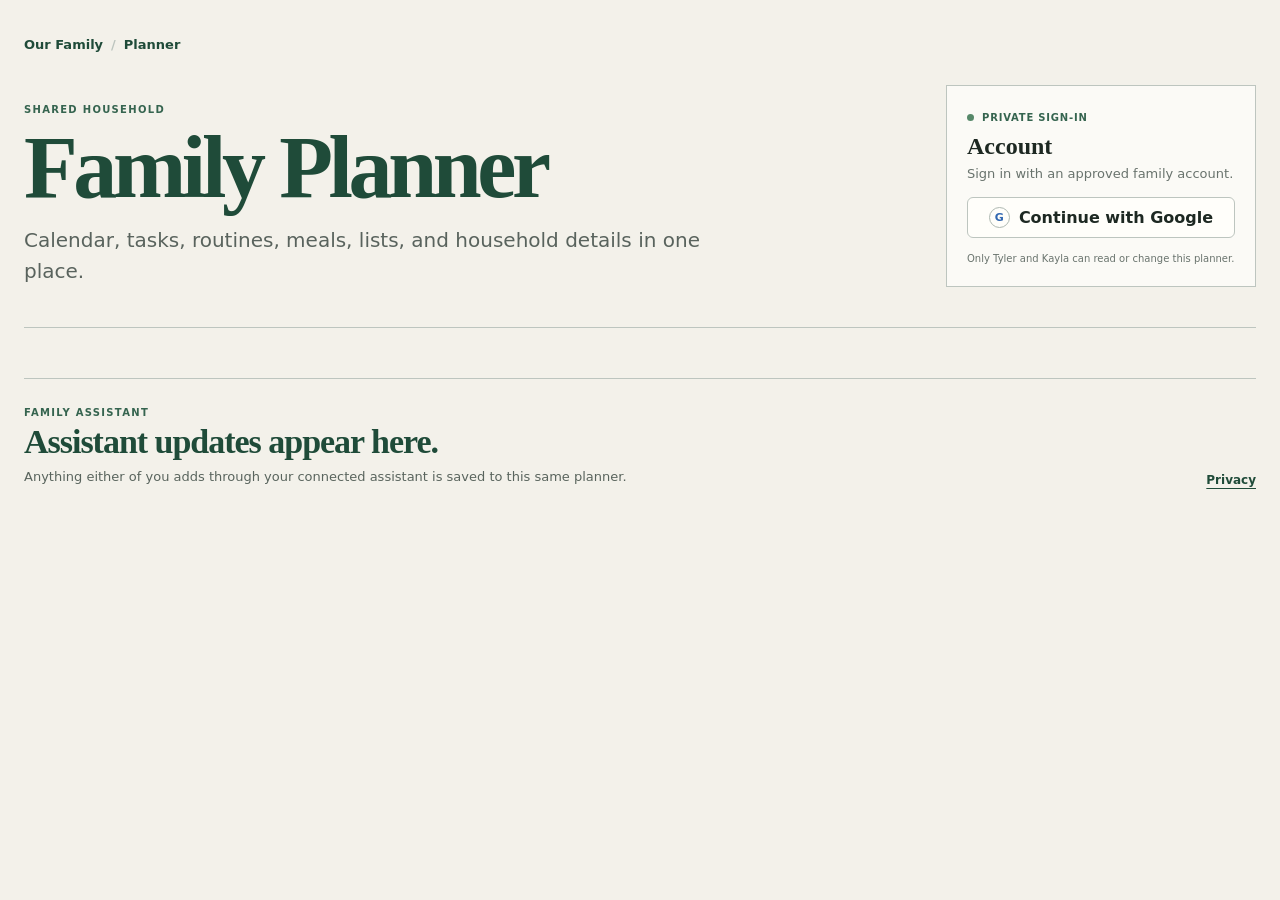
<file: index.html>
<!doctype html>
<html lang="en">
<head>
  <meta charset="UTF-8">
  <meta name="viewport" content="width=device-width,initial-scale=1">
  <meta name="theme-color" content="#1f4b39">
  <meta name="description" content="A private shared family planner for Tyler and Kayla.">
  <title>Tyler &amp; Kayla's Family Planner</title>
  <link rel="icon" href="favicon.svg">
  <link rel="stylesheet" href="src/styles.css?v=planner-clean-3">
</head>
<body>
  <main class="shell">
    <header class="hero">
      <div class="hero-copy">
        <a class="home-link" href="index.html">Our Family <span aria-hidden="true">/</span> Planner</a>
        <p class="eyebrow">Shared household</p>
        <h1>Family Planner</h1>
        <p class="lede">Calendar, tasks, routines, meals, lists, and household details in one place.</p>
      </div>

      <aside class="profile" aria-labelledby="signInTitle">
        <div>
          <span id="authStatus" class="status">Private sign-in</span>
          <h2 id="signInTitle">Account</h2>
          <p id="authMessage" class="profile-copy">Sign in with an approved family account.</p>
        </div>
        <button id="googleSignIn" class="google-button" type="button"><span class="google-mark" aria-hidden="true">G</span>Continue with Google</button>
        <button id="signOut" class="secondary-button" type="button" hidden>Sign out</button>
        <small class="privacy-note">Only Tyler and Kayla can read or change this planner.</small>
      </aside>
    </header>

    <section id="dashboard" hidden>
      <header class="dashboard-bar">
        <div>
          <p class="eyebrow">Household dashboard</p>
          <h2>Overview</h2>
          <p id="signedInAs" class="dashboard-copy"></p>
        </div>
        <div class="dashboard-actions">
          <div class="live-indicator"><span id="liveDot" class="live-dot" aria-hidden="true"></span><span id="liveStatus">Connecting live updates...</span></div>
          <a class="chore-board-link" href="chore-board.html">Kid chore board <span aria-hidden="true">&rarr;</span></a>
        </div>
      </header>

      <section id="todayPanel" class="today-panel" aria-label="Today and reminders"></section>
      <div id="summary" class="summary-grid" aria-label="Planner summary"></div>
      <section id="plannerGrid" class="grid" aria-label="Family planner"></section>
    </section>

    <section id="calendarView" class="calendar-view" aria-labelledby="calendarViewTitle" hidden>
      <div class="calendar-view-shell">
        <header class="calendar-view-header">
          <div class="calendar-view-brand">
            <button id="calendarClose" class="calendar-back-button" type="button">Back to planner</button>
            <div><p class="eyebrow">Tyler + Kayla</p><h2 id="calendarViewTitle">Family Calendar</h2></div>
          </div>
          <div class="calendar-controls" aria-label="Calendar navigation">
            <button id="calendarToday" class="calendar-today-button" type="button">Today</button>
            <button id="calendarPrevious" class="calendar-nav-button" type="button" aria-label="Previous month">Previous</button>
            <button id="calendarNext" class="calendar-nav-button" type="button" aria-label="Next month">Next</button>
          </div>
        </header>

        <div class="calendar-toolbar">
          <div><p class="card-eyebrow">Month view</p><h3 id="calendarMonthLabel"></h3></div>
          <div class="calendar-legend" aria-label="Calendar item types">
            <span><i class="legend-dot event-dot" aria-hidden="true"></i>Events</span>
            <span><i class="legend-dot task-dot" aria-hidden="true"></i>Tasks</span>
            <span><i class="legend-dot meal-dot" aria-hidden="true"></i>Meals</span>
            <span><i class="legend-dot routine-dot" aria-hidden="true"></i>Routines</span>
            <span><i class="legend-dot reminder-dot" aria-hidden="true"></i>Reminders</span>
          </div>
        </div>

        <div class="calendar-layout">
          <div class="calendar-board" aria-label="Monthly family calendar">
            <div class="calendar-weekdays" role="row" aria-hidden="true"><span>Sun</span><span>Mon</span><span>Tue</span><span>Wed</span><span>Thu</span><span>Fri</span><span>Sat</span></div>
            <div id="calendarMonthGrid" class="calendar-month-grid" role="grid"></div>
          </div>

          <aside class="calendar-day-panel" aria-labelledby="calendarSelectedDate">
            <div class="calendar-day-heading"><p class="card-eyebrow">Selected day</p><h3 id="calendarSelectedDate"></h3></div>
            <div id="calendarDayItems" class="calendar-day-items" aria-live="polite"></div>
            <form id="calendarEventForm" class="calendar-event-form">
              <div><p class="card-eyebrow">Quick add</p><h3>Add an event</h3></div>
              <label><span>Event</span><input id="calendarEventTitle" name="title" type="text" placeholder="Dinner, appointment, pickup" required></label>
              <div class="calendar-form-row">
                <label><span>Date</span><input id="calendarEventDate" name="date" type="date" required></label>
                <label><span>Time</span><input id="calendarEventTime" name="time" type="time" value="09:00" required></label>
              </div>
              <label><span>Notes</span><textarea id="calendarEventNotes" name="notes" placeholder="Address or anything worth remembering"></textarea></label>
              <button type="submit">Add event</button>
            </form>
          </aside>
        </div>
      </div>
    </section>

    <footer class="assistant-banner">
      <div><p class="eyebrow">Family Assistant</p><h2>Assistant updates appear here.</h2><p>Anything either of you adds through your connected assistant is saved to this same planner.</p></div>
      <a href="privacy.html">Privacy</a>
    </footer>
  </main>

  <div id="toast" class="toast" role="status" aria-live="polite" hidden></div>

  <dialog id="editDialog" class="edit-dialog" aria-labelledby="editDialogTitle">
    <form id="editItemForm" method="dialog">
      <div class="edit-dialog-header">
        <div><p class="eyebrow">Update planner item</p><h2 id="editDialogTitle">Edit item</h2></div>
        <button class="edit-close" type="button" data-edit-cancel aria-label="Close editor">&times;</button>
      </div>
      <input id="editItemId" name="id" type="hidden">
      <div id="editFields" class="edit-form-grid"></div>
      <div class="edit-dialog-actions">
        <button class="secondary-button" type="button" data-edit-cancel>Cancel</button>
        <button type="submit">Save changes</button>
      </div>
    </form>
  </dialog>

  <script src="src/family-time.js?v=1"></script>
  <script src="src/supabase.js?v=2.110.6"></script>
  <script src="src/app.js?v=planner-time-1"></script>
</body>
</html>
</file>
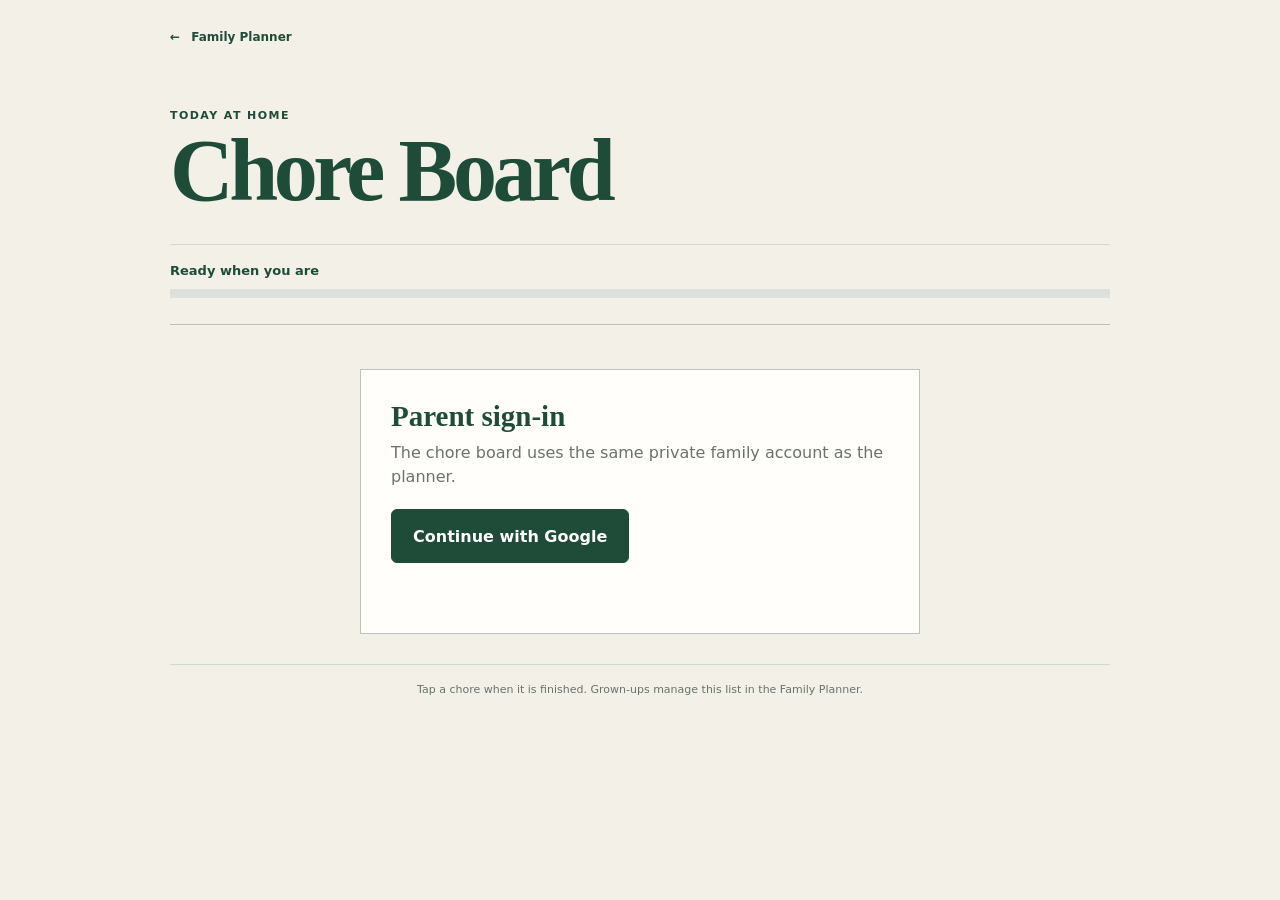
<file: chore-board.html>
<!doctype html>
<html lang="en">
<head>
  <meta charset="UTF-8">
  <meta name="viewport" content="width=device-width,initial-scale=1,viewport-fit=cover">
  <meta name="theme-color" content="#1f4b39">
  <meta name="description" content="A simple touch-friendly family chore board.">
  <title>Our Chore Board</title>
  <link rel="icon" href="favicon.svg">
  <link rel="stylesheet" href="src/chore-board.css?v=3">
</head>
<body>
  <main class="chore-shell">
    <header class="chore-header">
      <a class="back-link" href="index.html"><span aria-hidden="true">&larr;</span> Family Planner</a>
      <div class="chore-title-row">
        <div><p class="kicker">Today at home</p><h1>Chore Board</h1></div>
        <p id="dateLabel" class="date-label"></p>
      </div>
      <div class="progress-wrap" aria-live="polite">
        <div class="progress-copy"><strong id="progressLabel">Ready when you are</strong><span id="progressCount"></span></div>
        <div class="progress-track"><div id="progressBar" class="progress-bar"></div></div>
      </div>
    </header>
    <section id="authPanel" class="simple-panel">
      <h2>Parent sign-in</h2>
      <p>The chore board uses the same private family account as the planner.</p>
      <button id="signInButton" class="primary-button" type="button">Continue with Google</button>
      <p id="authMessage" class="message" role="status"></p>
    </section>
    <section id="boardPanel" hidden>
      <div class="board-tools"><p id="boardMessage" class="message" role="status"></p><button id="refreshButton" class="refresh-button" type="button">Refresh</button></div>
      <section id="choreList" class="chore-list" aria-label="Today's chores"></section>
    </section>
    <footer class="chore-footer">Tap a chore when it is finished. Grown-ups manage this list in the Family Planner.</footer>
  </main>
  <script src="src/family-time.js?v=1"></script>
  <script src="src/supabase.js?v=2.110.6"></script>
  <script src="src/chore-board.js?v=planner-time-1"></script>
</body>
</html>
</file>
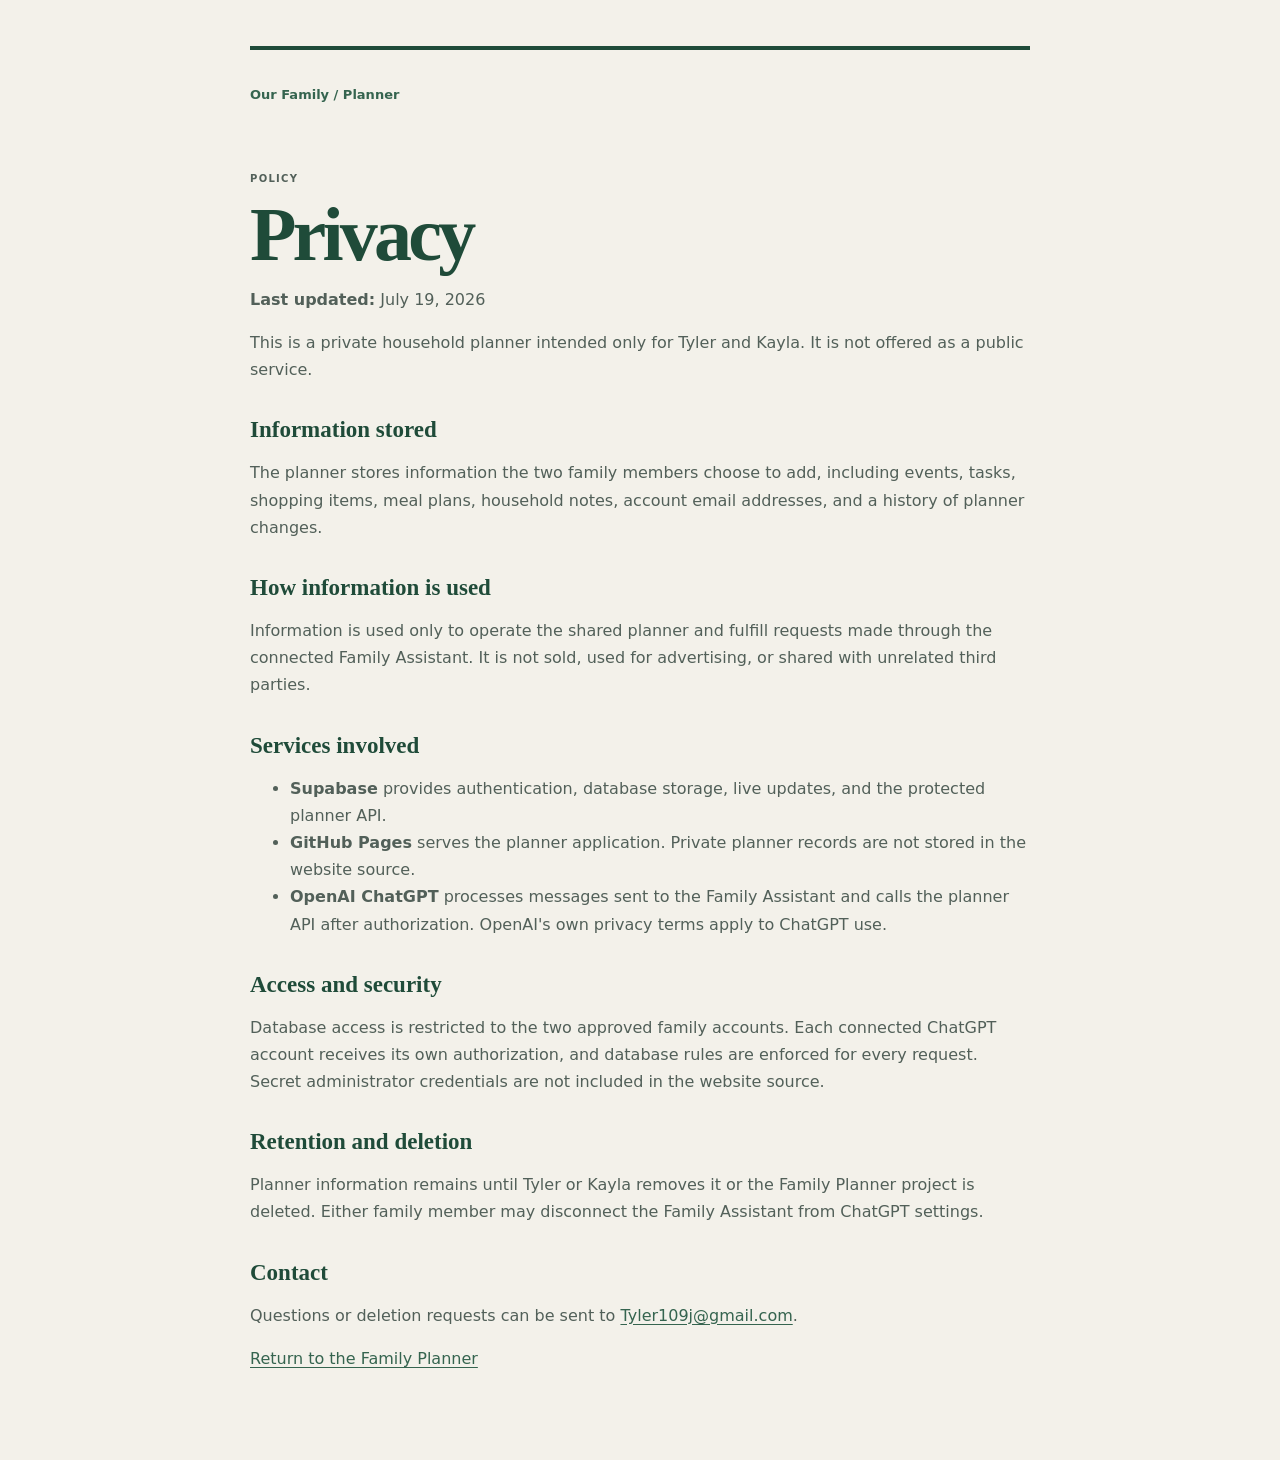
<file: privacy.html>
<!doctype html>
<html lang="en">
<head>
  <meta charset="UTF-8">
  <meta name="viewport" content="width=device-width,initial-scale=1">
  <meta name="theme-color" content="#1f4b39">
  <meta name="description" content="Privacy policy for Tyler and Kayla's private Family Planner.">
  <title>Family Planner Privacy</title>
  <link rel="icon" href="favicon.svg">
  <link rel="stylesheet" href="src/styles.css?v=planner-clean-3">
</head>
<body>
  <main class="privacy-page">
    <article>
      <a class="home-link" href="index.html">Our Family / Planner</a>
      <p class="eyebrow">Policy</p>
      <h1>Privacy</h1>
      <p><strong>Last updated:</strong> July 19, 2026</p>
      <p>This is a private household planner intended only for Tyler and Kayla. It is not offered as a public service.</p>

      <h2>Information stored</h2>
      <p>The planner stores information the two family members choose to add, including events, tasks, shopping items, meal plans, household notes, account email addresses, and a history of planner changes.</p>

      <h2>How information is used</h2>
      <p>Information is used only to operate the shared planner and fulfill requests made through the connected Family Assistant. It is not sold, used for advertising, or shared with unrelated third parties.</p>

      <h2>Services involved</h2>
      <ul>
        <li><strong>Supabase</strong> provides authentication, database storage, live updates, and the protected planner API.</li>
        <li><strong>GitHub Pages</strong> serves the planner application. Private planner records are not stored in the website source.</li>
        <li><strong>OpenAI ChatGPT</strong> processes messages sent to the Family Assistant and calls the planner API after authorization. OpenAI's own privacy terms apply to ChatGPT use.</li>
      </ul>

      <h2>Access and security</h2>
      <p>Database access is restricted to the two approved family accounts. Each connected ChatGPT account receives its own authorization, and database rules are enforced for every request. Secret administrator credentials are not included in the website source.</p>

      <h2>Retention and deletion</h2>
      <p>Planner information remains until Tyler or Kayla removes it or the Family Planner project is deleted. Either family member may disconnect the Family Assistant from ChatGPT settings.</p>

      <h2>Contact</h2>
      <p>Questions or deletion requests can be sent to <a href="mailto:Tyler109j@gmail.com">Tyler109j@gmail.com</a>.</p>

      <p><a href="index.html">Return to the Family Planner</a></p>
    </article>
  </main>
</body>
</html>
</file>
<file: src/styles.css>
:root {
  font-family: Inter, ui-sans-serif, system-ui, -apple-system, BlinkMacSystemFont, "Segoe UI", sans-serif;
  color: #1d2822;
  background: #f3f1ea;
  --green-900: #1f4b39;
  --green-700: #35644f;
  --green-500: #678d77;
  --green-100: #e5ece7;
  --page: #f3f1ea;
  --paper: #fbfaf6;
  --surface: #fffefa;
  --ink: #1d2822;
  --muted: #69736d;
  --line: #d6dbd6;
  --line-dark: #bdc5bf;
  --danger: #9b423b;
  --warning: #a46e21;
}

* { box-sizing: border-box; }
[hidden] { display: none !important; }

html { color-scheme: light; }

body {
  min-width: 320px;
  min-height: 100vh;
  margin: 0;
  background: var(--page);
  color: var(--ink);
  text-rendering: optimizeLegibility;
}

a { color: inherit; }
button, input, textarea, select, summary { font: inherit; }
button, summary { -webkit-tap-highlight-color: transparent; }

button:focus-visible,
input:focus-visible,
textarea:focus-visible,
select:focus-visible,
summary:focus-visible,
a:focus-visible {
  outline: 3px solid rgba(31, 75, 57, .24);
  outline-offset: 3px;
}

button {
  min-height: 40px;
  border: 1px solid var(--green-900);
  border-radius: 6px;
  padding: 9px 13px;
  background: var(--green-900);
  color: white;
  font-weight: 750;
  cursor: pointer;
  transition: background-color .14s ease, border-color .14s ease, color .14s ease;
}

button:hover { background: #173c2d; }
button:disabled { cursor: wait; opacity: .5; }

.shell {
  width: min(1400px, calc(100% - 48px));
  margin: 0 auto;
  padding: 0 0 48px;
}

.hero {
  display: grid;
  grid-template-columns: minmax(0, 1fr) 310px;
  gap: clamp(38px, 7vw, 110px);
  align-items: end;
  padding: 34px 0 40px;
  border-bottom: 1px solid var(--line-dark);
}

.home-link {
  display: inline-flex;
  align-items: center;
  gap: 8px;
  margin-bottom: 52px;
  color: var(--green-900);
  font-size: 13px;
  font-weight: 800;
  text-decoration: none;
}

.home-link span { color: var(--line-dark); }

.eyebrow,
.card-eyebrow {
  margin: 0;
  color: var(--green-700);
  font-size: 10px;
  font-weight: 850;
  letter-spacing: .13em;
  text-transform: uppercase;
}

h1 {
  max-width: 820px;
  margin: 13px 0 16px;
  color: var(--green-900);
  font: 700 clamp(50px, 7.2vw, 88px)/.92 Georgia, "Times New Roman", serif;
  letter-spacing: -.05em;
}

.lede {
  max-width: 700px;
  margin: 0;
  color: #59635d;
  font-size: clamp(16px, 1.8vw, 20px);
  line-height: 1.55;
}

.profile {
  display: grid;
  gap: 13px;
  padding: 20px;
  border: 1px solid var(--line-dark);
  background: var(--paper);
}

.profile h2 {
  margin: 8px 0 5px;
  font: 700 24px/1.1 Georgia, "Times New Roman", serif;
}

.status {
  display: inline-flex;
  align-items: center;
  gap: 8px;
  color: var(--green-700);
  font-size: 10px;
  font-weight: 850;
  letter-spacing: .08em;
  text-transform: uppercase;
}

.status::before {
  content: "";
  width: 7px;
  height: 7px;
  border-radius: 50%;
  background: #568869;
}

.profile-copy,
.dashboard-copy,
.privacy-note {
  color: var(--muted);
  line-height: 1.5;
}

.profile-copy { margin: 0; font-size: 13px; }
.privacy-note { font-size: 10px; }

.google-button {
  display: flex;
  align-items: center;
  justify-content: center;
  gap: 9px;
  border-color: var(--line-dark);
  background: var(--surface);
  color: var(--ink);
}

.google-button:hover { border-color: #9ca8a0; background: white; }

.google-mark {
  display: grid;
  width: 21px;
  height: 21px;
  place-items: center;
  border: 1px solid #aeb8b1;
  border-radius: 50%;
  color: #3267b1;
  font-size: 11px;
  font-weight: 900;
}

.secondary-button {
  border-color: var(--line-dark);
  background: transparent;
  color: var(--green-900);
}

.secondary-button:hover { background: var(--green-100); }

.button-row,
.oauth-actions {
  display: grid;
  grid-template-columns: 1fr 1fr;
  gap: 8px;
}

.password-access {
  padding-top: 13px;
  border-top: 1px solid var(--line);
}

.password-access summary {
  color: var(--muted);
  cursor: pointer;
  font-size: 12px;
  font-weight: 700;
}

.compact-form { margin-top: 14px; }

.form { display: grid; gap: 10px; }

label {
  display: grid;
  gap: 6px;
  color: #455049;
  font-size: 11px;
  font-weight: 800;
}

input,
textarea,
select {
  width: 100%;
  border: 1px solid var(--line-dark);
  border-radius: 5px;
  padding: 10px 11px;
  background: white;
  color: var(--ink);
}

input:hover,
textarea:hover,
select:hover { border-color: #98a49d; }

input::placeholder,
textarea::placeholder { color: #959e98; }

textarea { min-height: 76px; resize: vertical; }
select { min-height: 41px; }

#dashboard { margin-top: 38px; }

.dashboard-bar {
  display: flex;
  align-items: end;
  justify-content: space-between;
  gap: 24px;
  padding-bottom: 20px;
  border-bottom: 1px solid var(--line);
}

.dashboard-bar h2,
.assistant-banner h2 {
  margin: 7px 0 4px;
  color: var(--green-900);
  font: 700 clamp(30px, 4vw, 44px)/1 Georgia, "Times New Roman", serif;
  letter-spacing: -.03em;
}

.dashboard-copy { margin: 0; font-size: 12px; }

.dashboard-actions {
  display: flex;
  align-items: center;
  gap: 20px;
}

.chore-board-link {
  display: inline-flex;
  align-items: center;
  gap: 9px;
  color: var(--green-900);
  font-size: 12px;
  font-weight: 800;
  text-underline-offset: 4px;
  white-space: nowrap;
}

.live-indicator {
  display: flex;
  align-items: center;
  gap: 8px;
  color: var(--muted);
  font-size: 11px;
  font-weight: 700;
}

.live-dot {
  width: 7px;
  height: 7px;
  border-radius: 50%;
  background: #b7863d;
}

.live-dot.connected { background: #4f8a64; }

.today-panel {
  margin: 24px 0 18px;
  padding: 22px;
  border: 1px solid var(--line-dark);
  background: var(--surface);
}

.today-heading,
.today-item-topline {
  display: flex;
  align-items: center;
  justify-content: space-between;
  gap: 12px;
}

.today-heading { margin-bottom: 16px; }
.today-heading h3 { margin: 5px 0 0; font: 700 25px/1.1 Georgia, serif; }
.today-heading > span { color: var(--muted); font-size: 11px; font-weight: 800; }

.today-list {
  display: grid;
  grid-template-columns: repeat(auto-fit, minmax(225px, 1fr));
  gap: 1px;
  border: 1px solid var(--line);
  background: var(--line);
}

.today-item {
  min-width: 0;
  padding: 15px;
  background: var(--paper);
}

.today-item.overdue { box-shadow: inset 3px 0 0 #b9574c; }
.today-item.done { opacity: .62; }
.today-item > strong { display: block; margin-top: 11px; font-size: 13px; }
.today-item > small { display: block; margin-top: 4px; color: var(--muted); font-size: 10px; }
.today-item-topline small { color: var(--muted); font-size: 10px; }
.today-done { width: 100%; margin-top: 10px; }
.today-empty { margin: 0; color: var(--muted); font-size: 13px; }

.summary-grid {
  display: grid;
  grid-template-columns: repeat(6, minmax(0, 1fr));
  margin-bottom: 18px;
  border: 1px solid var(--line-dark);
  background: var(--surface);
}

.summary-card {
  display: grid;
  gap: 5px;
  min-width: 0;
  padding: 16px 17px;
  border-right: 1px solid var(--line);
}

.summary-card:last-child { border-right: 0; }
.summary-card strong { color: var(--green-900); font: 700 27px/1 Georgia, "Times New Roman", serif; }
.summary-card span { color: var(--muted); font-size: 10px; font-weight: 800; text-transform: uppercase; letter-spacing: .05em; }

.grid {
  display: grid;
  grid-template-columns: repeat(2, minmax(0, 1fr));
  gap: 16px;
}

.card {
  min-width: 0;
  padding: 22px;
  border: 1px solid var(--line-dark);
  background: var(--surface);
}

.card-heading {
  display: flex;
  align-items: start;
  justify-content: space-between;
  gap: 12px;
  margin-bottom: 15px;
}

.card-heading h3 {
  margin: 0 0 6px;
  color: var(--green-900);
  font: 700 25px/1.08 Georgia, "Times New Roman", serif;
}

.card-count {
  display: grid;
  min-width: 28px;
  height: 28px;
  place-items: center;
  border: 1px solid var(--line);
  color: var(--muted);
  font-size: 11px;
  font-weight: 850;
}

.add-panel {
  margin: 15px 0 0;
  border-top: 1px solid var(--line);
  border-bottom: 1px solid var(--line);
}

.add-panel summary {
  display: flex;
  align-items: center;
  justify-content: space-between;
  min-height: 46px;
  color: var(--green-900);
  cursor: pointer;
  font-size: 12px;
  font-weight: 800;
  list-style: none;
}

.add-panel summary::-webkit-details-marker { display: none; }
.add-panel summary::after { content: "+"; font-size: 20px; font-weight: 400; }
.add-panel[open] summary::after { content: "-"; }

.item-form {
  grid-template-columns: repeat(2, minmax(0, 1fr));
  padding: 4px 0 16px;
}

.item-form label:has(textarea),
.item-form button { grid-column: 1 / -1; }

.item-form button { margin-top: 3px; }
.item-list { margin-top: 14px; }

.item {
  display: grid;
  grid-template-columns: minmax(0, 1fr) auto;
  gap: 16px;
  padding: 16px 0;
  border-top: 1px solid var(--line);
}

.item-copy { min-width: 0; }
.item-title-line { display: flex; align-items: center; flex-wrap: wrap; gap: 8px; }
.item strong { display: block; overflow-wrap: anywhere; }
.item small { display: block; margin-top: 5px; color: var(--muted); font-size: 10px; line-height: 1.45; }
.item p { margin: 8px 0 0; color: #56625b; font-size: 12px; line-height: 1.5; white-space: pre-wrap; }
.item.is-complete strong { color: #7d8881; text-decoration: line-through; }

.source-badge {
  color: #5f507f;
  font-size: 9px;
  font-weight: 850;
  letter-spacing: .05em;
  text-transform: uppercase;
}

.item-actions {
  display: flex;
  flex-wrap: wrap;
  align-content: start;
  justify-content: flex-end;
  gap: 5px;
  max-width: 180px;
}

.mini-button,
.text-button,
.undo-button,
.calendar-entry-action {
  min-height: 30px;
  padding: 5px 8px;
  border-radius: 4px;
  font-size: 10px;
}

.mini-button {
  border-color: var(--line-dark);
  background: transparent;
  color: var(--green-900);
}

.mini-button:hover { background: var(--green-100); }
.edit-button { border-color: #aebcb2; }

.text-button {
  border-color: transparent;
  background: transparent;
  color: #884d46;
}

.text-button:hover { border-color: #ddc0bc; background: #f7ecea; }

.empty-state {
  margin: 4px 0 0;
  padding: 15px 0 2px;
  border-top: 1px solid var(--line);
  color: #87918b;
  font-size: 11px;
}

.checklist { display: grid; gap: 5px; margin-top: 11px; }

.checklist-row {
  display: grid;
  grid-template-columns: 20px minmax(0, 1fr);
  gap: 9px;
  align-items: center;
  width: 100%;
  min-height: 34px;
  padding: 5px 7px;
  border: 1px solid var(--line);
  border-radius: 4px;
  background: white;
  color: var(--ink);
  text-align: left;
}

.checklist-row:hover { border-color: #9eaaa2; background: white; }
.checklist-row span { display: grid; width: 18px; height: 18px; place-items: center; border: 1px solid #aab5ae; color: white; font-size: 10px; }
.checklist-row strong { min-width: 0; font-size: 11px; overflow-wrap: anywhere; }
.checklist-row.checked { background: var(--green-100); color: #68736c; }
.checklist-row.checked span { border-color: var(--green-700); background: var(--green-700); }
.checklist-row.checked strong { text-decoration: line-through; }

.feedback-card,
.activity-card { grid-column: 1 / -1; }

.feedback-intro { margin: -3px 0 15px; color: var(--muted); font-size: 12px; }
.feedback-form { display: grid; grid-template-columns: minmax(0, 1fr) 150px; gap: 10px; align-items: end; margin-bottom: 18px; }
.feedback-form textarea { min-height: 76px; }
.feedback-form button { min-height: 42px; }
.feedback-list { padding-top: 4px; }

.activity-tools { display: flex; align-items: center; gap: 8px; }
.undo-button { border-color: #c9b793; background: transparent; color: #745b2c; }
.undo-button:hover { background: #f2ebdc; }
.activity-list { display: grid; grid-template-columns: repeat(2, minmax(0, 1fr)); column-gap: 28px; }
.activity-item { display: grid; grid-template-columns: 30px minmax(0, 1fr); gap: 10px; padding: 13px 0; border-top: 1px solid var(--line); }
.activity-initial { display: grid; width: 30px; height: 30px; place-items: center; border: 1px solid var(--line-dark); color: var(--green-900); font: 700 13px Georgia, serif; }
.activity-item strong { display: block; font-size: 11px; line-height: 1.4; text-transform: capitalize; }
.activity-item small { display: block; margin-top: 3px; color: var(--muted); font-size: 9px; line-height: 1.4; }

.edit-dialog {
  width: min(680px, calc(100% - 28px));
  max-height: calc(100vh - 40px);
  padding: 0;
  border: 1px solid var(--line-dark);
  border-radius: 10px;
  background: var(--surface);
  color: var(--ink);
}

.edit-dialog::backdrop { background: rgba(20, 32, 26, .66); }
.edit-dialog form { padding: 26px; }
.edit-dialog-header,
.edit-dialog-actions { display: flex; align-items: center; justify-content: space-between; gap: 14px; }
.edit-dialog-header h2 { margin: 3px 0 0; }
.edit-close { width: 38px; min-height: 38px; padding: 0; border-color: var(--line-dark); background: transparent; color: var(--green-900); font-size: 23px; line-height: 1; }
.edit-close:hover { background: var(--green-100); }
.edit-form-grid { display: grid; grid-template-columns: repeat(2, minmax(0, 1fr)); gap: 15px; margin: 24px 0; }
.edit-form-grid label:has(textarea) { grid-column: 1 / -1; }
.edit-form-grid textarea { min-height: 120px; }
.edit-dialog-actions { justify-content: flex-end; padding-top: 18px; border-top: 1px solid var(--line); }

.calendar-title-link {
  display: inline-flex;
  align-items: baseline;
  gap: 10px;
  color: var(--green-900);
  text-decoration-thickness: 1px;
  text-underline-offset: 4px;
}

.calendar-title-link span { color: var(--muted); font: 800 9px/1 Inter, ui-sans-serif, system-ui, sans-serif; letter-spacing: .05em; text-transform: uppercase; }
body.calendar-open { overflow: hidden; }
.calendar-view[hidden] { display: none; }

.calendar-view {
  position: fixed;
  z-index: 50;
  inset: 0;
  overflow-y: auto;
  padding: 18px;
  background: var(--page);
}

.calendar-view-shell { width: min(1580px, 100%); min-height: calc(100vh - 36px); margin: 0 auto; }

.calendar-view-header {
  position: sticky;
  z-index: 5;
  top: 0;
  display: flex;
  align-items: center;
  justify-content: space-between;
  gap: 24px;
  padding: 14px 0;
  border-bottom: 1px solid var(--line-dark);
  background: rgba(243, 241, 234, .96);
}

.calendar-view-brand,
.calendar-controls,
.calendar-toolbar,
.calendar-legend { display: flex; align-items: center; }

.calendar-view-brand { gap: 15px; }
.calendar-view-brand h2 { margin: 4px 0 0; font: 700 27px/1 Georgia, "Times New Roman", serif; }
.calendar-controls { gap: 6px; }

.calendar-back-button,
.calendar-today-button,
.calendar-nav-button {
  min-height: 36px;
  border-color: var(--line-dark);
  background: transparent;
  color: var(--green-900);
  font-size: 11px;
}

.calendar-back-button { border-color: var(--green-900); background: var(--green-900); color: white; }
.calendar-today-button:hover,
.calendar-nav-button:hover { background: var(--green-100); }

.calendar-toolbar { justify-content: space-between; gap: 20px; padding: 28px 2px 15px; }
.calendar-toolbar h3 { margin: 5px 0 0; color: var(--green-900); font: 700 clamp(31px, 4vw, 47px)/1 Georgia, "Times New Roman", serif; letter-spacing: -.035em; }
.calendar-legend { flex-wrap: wrap; justify-content: end; gap: 14px; color: var(--muted); font-size: 10px; font-weight: 750; }
.calendar-legend span { display: inline-flex; align-items: center; gap: 6px; }
.legend-dot { display: inline-block; width: 7px; height: 7px; border-radius: 50%; }
.event-dot { background: var(--green-500); }
.task-dot { background: #bf8c3a; }
.meal-dot { background: #8570a6; }
.routine-dot { background: #4d769a; }
.reminder-dot { background: #b95e59; }

.calendar-layout { display: grid; grid-template-columns: minmax(0, 1fr) 350px; gap: 15px; align-items: start; }
.calendar-board { min-width: 0; overflow: hidden; border: 1px solid var(--line-dark); background: var(--surface); }
.calendar-weekdays,
.calendar-month-grid { display: grid; grid-template-columns: repeat(7, minmax(0, 1fr)); }
.calendar-weekdays { border-bottom: 1px solid var(--line-dark); background: #ecebe5; }
.calendar-weekdays span { padding: 11px 10px; color: var(--muted); font-size: 9px; font-weight: 850; letter-spacing: .08em; text-align: center; text-transform: uppercase; }
.calendar-month-grid { gap: 1px; background: var(--line); }

.calendar-day {
  min-width: 0;
  min-height: clamp(122px, 11vw, 170px);
  padding: 8px;
  background: var(--surface);
}

.calendar-day.outside-month { background: #f0eee8; }
.calendar-day.outside-month > * { opacity: .45; }
.calendar-day.selected { box-shadow: inset 0 0 0 2px var(--green-700); }
.calendar-day.today:not(.selected) { box-shadow: inset 0 0 0 1px #86a190; }

.calendar-day-number {
  display: flex;
  align-items: center;
  justify-content: space-between;
  width: 100%;
  min-height: 27px;
  padding: 0;
  border: 0;
  background: transparent;
  color: var(--ink);
}

.calendar-day-number:hover { background: transparent; }
.calendar-day-number span { display: grid; width: 26px; height: 26px; place-items: center; font-size: 11px; font-weight: 850; }
.calendar-day.today .calendar-day-number span { background: var(--green-900); color: white; }
.calendar-day-number small { color: var(--green-700); font-size: 8px; font-weight: 850; text-transform: uppercase; }
.calendar-day-chips { display: grid; gap: 4px; margin-top: 6px; }

.calendar-chip,
.calendar-more {
  width: 100%;
  min-height: 0;
  padding: 6px 7px;
  border: 0;
  border-radius: 3px;
  text-align: left;
}

.calendar-chip { display: grid; grid-template-columns: auto minmax(0, 1fr); gap: 6px; align-items: center; background: #e2ece5; color: #28513e; }
.calendar-chip.task { background: #f2e7d2; color: #75531c; }
.calendar-chip.meal { background: #eae5f1; color: #5e4f78; }
.calendar-chip.routine { background: #e0eaf2; color: #345d7d; }
.calendar-chip.reminder { background: #f2e2df; color: #814942; }
.calendar-chip.bill { background: #f5ead0; color: #70551e; }
.calendar-chip.appointment,
.calendar-chip.activity { background: #e2e8f0; color: #405b7e; }
.calendar-chip.is-complete { opacity: .5; }
.calendar-chip.is-complete strong { text-decoration: line-through; }
.calendar-chip span { font-size: 7px; font-weight: 850; text-transform: uppercase; }
.calendar-chip strong { overflow: hidden; font-size: 9px; text-overflow: ellipsis; white-space: nowrap; }
.calendar-chip:hover { filter: brightness(.97); }
.calendar-more { background: transparent; color: var(--green-700); font-size: 9px; font-weight: 800; }

.calendar-day-panel {
  position: sticky;
  top: 76px;
  padding: 20px;
  border: 1px solid var(--line-dark);
  background: var(--surface);
}

.calendar-day-heading h3,
.calendar-event-form h3 { margin: 5px 0 0; font: 700 24px/1.12 Georgia, "Times New Roman", serif; }
.calendar-day-items { margin-top: 15px; }
.calendar-day-entry { padding: 14px 0; border-top: 1px solid var(--line); }
.calendar-day-entry-topline { display: flex; align-items: center; justify-content: space-between; gap: 10px; margin-bottom: 8px; }
.calendar-entry-actions { display: inline-flex; align-items: center; gap: 5px; }

.calendar-type-badge {
  padding: 3px 0;
  color: var(--green-700);
  font-size: 8px;
  font-weight: 850;
  letter-spacing: .07em;
  text-transform: uppercase;
}

.calendar-type-badge.task { color: #815c20; }
.calendar-type-badge.meal { color: #65537f; }
.calendar-type-badge.routine { color: #3d6788; }
.calendar-type-badge.reminder { color: #8b4b45; }
.calendar-type-badge.bill { color: #775b20; }
.calendar-type-badge.appointment,
.calendar-type-badge.activity { color: #496587; }

.calendar-day-entry > strong { display: block; font-size: 13px; overflow-wrap: anywhere; }
.calendar-day-entry.is-complete > strong { color: #7e8982; text-decoration: line-through; }
.calendar-day-entry > small { display: block; margin-top: 4px; color: var(--muted); font-size: 10px; }
.calendar-day-entry > p { margin: 7px 0 0; color: #59655e; font-size: 11px; line-height: 1.5; white-space: pre-wrap; }
.calendar-entry-action { border-color: var(--line-dark); background: transparent; color: var(--green-900); }
.calendar-entry-action:hover { background: var(--green-100); }
.calendar-entry-action.remove { color: var(--danger); }
.calendar-day-empty { margin: 0; padding: 14px 0; border-top: 1px solid var(--line); color: var(--muted); font-size: 12px; line-height: 1.5; }
.calendar-event-form { display: grid; gap: 10px; margin-top: 18px; padding-top: 18px; border-top: 1px solid var(--line); }
.calendar-form-row { display: grid; grid-template-columns: 1.25fr .75fr; gap: 8px; }
.calendar-event-form textarea { min-height: 62px; }

.assistant-banner {
  display: flex;
  align-items: end;
  justify-content: space-between;
  gap: 28px;
  margin-top: 50px;
  padding: 28px 0 0;
  border-top: 1px solid var(--line-dark);
}

.assistant-banner h2 { font-size: clamp(25px, 3vw, 34px); }
.assistant-banner p:not(.eyebrow) { max-width: 780px; margin: 8px 0 0; color: #59645d; font-size: 13px; line-height: 1.55; }
.assistant-banner a { color: var(--green-900); font-size: 12px; font-weight: 800; text-underline-offset: 4px; }

.toast {
  position: fixed;
  z-index: 20;
  right: 20px;
  bottom: 20px;
  max-width: min(380px, calc(100% - 40px));
  padding: 13px 16px;
  border: 1px solid #173a2c;
  border-radius: 5px;
  background: var(--green-900);
  color: white;
  font-size: 12px;
  font-weight: 700;
}

.toast.error { border-color: #742e29; background: var(--danger); }

.oauth-body { display: grid; min-height: 100vh; place-items: center; padding: 24px; }
.oauth-shell { width: min(560px, 100%); }
.oauth-card { padding: clamp(26px, 6vw, 46px); border-top: 4px solid var(--green-900); background: var(--surface); }
.oauth-card h1 { margin: 12px 0 14px; font-size: clamp(42px, 8vw, 62px); }
.oauth-card .lede { font-size: 15px; }
.oauth-panel { margin-top: 25px; padding-top: 20px; border-top: 1px solid var(--line-dark); }
.oauth-panel h2 { margin: 0 0 7px; font: 700 23px Georgia, serif; }
.oauth-panel p { color: var(--muted); font-size: 13px; line-height: 1.5; }
.oauth-panel ul { margin: 12px 0 0; padding-left: 20px; color: #536059; font-size: 13px; line-height: 1.55; }
.oauth-actions { margin-top: 16px; }
.oauth-message { margin: 16px 0 0; color: var(--muted); font-size: 11px; line-height: 1.45; }

.privacy-page { width: min(780px, calc(100% - 40px)); margin: 0 auto; padding: 46px 0 72px; }
.privacy-page article { padding-top: 34px; border-top: 4px solid var(--green-900); }
.privacy-page .home-link { margin-bottom: 68px; }
.privacy-page h1 { font-size: clamp(52px, 9vw, 76px); }
.privacy-page h2 { margin: 34px 0 8px; color: var(--green-900); font: 700 23px Georgia, serif; }
.privacy-page p,
.privacy-page li { color: #526059; line-height: 1.7; }
.privacy-page a { color: var(--green-700); text-underline-offset: 3px; }

@media (max-width: 1080px) {
  .summary-grid { grid-template-columns: repeat(3, 1fr); }
  .summary-card:nth-child(3) { border-right: 0; }
  .summary-card:nth-child(-n+3) { border-bottom: 1px solid var(--line); }
  .calendar-layout { grid-template-columns: 1fr; }
  .calendar-day-panel { position: static; }
}

@media (max-width: 860px) {
  .shell { width: min(100% - 28px, 760px); }
  .hero { grid-template-columns: 1fr; gap: 32px; }
  .home-link { margin-bottom: 40px; }
  .profile { max-width: 480px; }
  .dashboard-bar { align-items: start; flex-direction: column; }
  .dashboard-actions { width: 100%; justify-content: space-between; }
  .grid { grid-template-columns: 1fr; }
  .activity-list { grid-template-columns: 1fr; }
}

@media (max-width: 640px) {
  .shell { width: min(100% - 20px, 620px); }
  .hero { padding: 22px 0 28px; }
  .home-link { margin-bottom: 46px; }
  h1 { font-size: clamp(50px, 16vw, 70px); }
  #dashboard { margin-top: 30px; }
  .dashboard-actions { align-items: flex-start; flex-direction: column; gap: 12px; }
  .today-panel { padding: 16px; }
  .today-list { grid-template-columns: 1fr; }
  .summary-card { padding: 13px; }
  .summary-card strong { font-size: 24px; }
  .card { padding: 18px; }
  .item { grid-template-columns: 1fr; }
  .item-actions { justify-content: flex-start; max-width: none; }
  .item-form { grid-template-columns: 1fr; }
  .item-form label:has(textarea),
  .item-form button { grid-column: auto; }
  .feedback-form { grid-template-columns: 1fr; }
  .edit-dialog form { padding: 20px; }
  .edit-form-grid { grid-template-columns: 1fr; }
  .edit-form-grid label:has(textarea) { grid-column: auto; }
  .edit-dialog-actions button { flex: 1; }
  .assistant-banner { align-items: start; flex-direction: column; }
  .calendar-view { padding: 0; }
  .calendar-view-shell { width: 100%; min-height: 100vh; }
  .calendar-view-header { align-items: stretch; flex-direction: column; gap: 12px; padding: 13px 12px; }
  .calendar-view-brand { align-items: flex-start; }
  .calendar-view-brand h2 { font-size: 23px; }
  .calendar-controls { width: 100%; }
  .calendar-controls button { flex: 1; padding-inline: 7px; }
  .calendar-toolbar { align-items: flex-start; flex-direction: column; padding: 22px 14px 14px; }
  .calendar-toolbar h3 { font-size: 35px; }
  .calendar-legend { justify-content: start; }
  .calendar-layout { padding: 0 10px 18px; }
  .calendar-board { overflow-x: auto; }
  .calendar-weekdays,
  .calendar-month-grid { min-width: 760px; }
  .calendar-day { min-height: 122px; }
  .calendar-form-row { grid-template-columns: 1fr 1fr; }
  .oauth-body { padding: 0; }
  .oauth-card { min-height: 100vh; padding: 30px 22px; }
  .privacy-page { width: min(100% - 28px, 780px); padding-top: 28px; }
}

@media (max-width: 430px) {
  .summary-grid { grid-template-columns: repeat(2, 1fr); }
  .summary-card:nth-child(3) { border-right: 1px solid var(--line); }
  .summary-card:nth-child(-n+3) { border-bottom: 0; }
  .summary-card:nth-child(2n) { border-right: 0; }
  .summary-card:nth-child(-n+4) { border-bottom: 1px solid var(--line); }
  .card-heading { align-items: flex-start; }
  .activity-tools { align-items: flex-end; flex-direction: column; }
  .calendar-form-row { grid-template-columns: 1fr; }
}

@media (prefers-reduced-motion: reduce) {
  * { transition: none !important; }
}
</file>
<file: src/chore-board.css>
:root {
  --page: #f3f0e7;
  --surface: #fffefa;
  --ink: #1e2923;
  --muted: #69736d;
  --green: #1f4b39;
  --green-soft: #e3ebe5;
  --line: #d2d8d3;
  --line-dark: #b9c2bb;
  --accent: #c59b43;
  --danger: #98443d;
}

* { box-sizing: border-box; }
[hidden] { display: none !important; }

body {
  min-width: 320px;
  min-height: 100vh;
  margin: 0;
  background: var(--page);
  color: var(--ink);
  font-family: Inter, ui-sans-serif, system-ui, -apple-system, BlinkMacSystemFont, "Segoe UI", sans-serif;
  text-rendering: optimizeLegibility;
}

button, a { -webkit-tap-highlight-color: transparent; }
button { font: inherit; cursor: pointer; }
button:focus-visible, a:focus-visible { outline: 3px solid rgba(31, 75, 57, .25); outline-offset: 3px; }

.chore-shell {
  width: min(940px, calc(100% - 40px));
  margin: 0 auto;
  padding: 26px 0 36px;
}

.chore-header {
  padding-bottom: 26px;
  border-bottom: 1px solid var(--line-dark);
}

.back-link {
  color: var(--green);
  font-size: 12px;
  font-weight: 800;
  text-decoration: none;
}

.back-link span { margin-right: 7px; }

.chore-title-row {
  display: flex;
  align-items: end;
  justify-content: space-between;
  gap: 28px;
  margin-top: 64px;
}

.kicker {
  margin: 0;
  color: var(--green);
  font-size: 11px;
  font-weight: 850;
  letter-spacing: .13em;
  text-transform: uppercase;
}

h1 {
  margin: 9px 0 0;
  color: var(--green);
  font: 700 clamp(52px, 10vw, 88px)/.9 Georgia, "Times New Roman", serif;
  letter-spacing: -.05em;
}

.date-label {
  max-width: 230px;
  margin: 0 0 6px;
  color: var(--muted);
  font-size: 14px;
  font-weight: 700;
  line-height: 1.35;
  text-align: right;
}

.progress-wrap {
  margin-top: 34px;
  padding-top: 18px;
  border-top: 1px solid var(--line);
}

.progress-copy {
  display: flex;
  justify-content: space-between;
  gap: 14px;
  color: var(--green);
  font-size: 13px;
}

.progress-copy span { color: var(--muted); font-weight: 750; }

.progress-track {
  height: 9px;
  margin-top: 11px;
  overflow: hidden;
  background: #dce1dc;
}

.progress-bar {
  width: 0;
  height: 100%;
  background: var(--green);
  transition: width .28s ease;
}

.simple-panel {
  max-width: 560px;
  margin: 44px auto 0;
  padding: 30px;
  border: 1px solid var(--line-dark);
  background: var(--surface);
  text-align: left;
}

.simple-panel h2 { margin: 0 0 8px; color: var(--green); font: 700 29px Georgia, serif; }
.simple-panel p { margin: 0 0 20px; color: var(--muted); line-height: 1.5; }

.primary-button,
.done-button,
.refresh-button {
  min-height: 54px;
  border: 1px solid var(--green);
  border-radius: 6px;
  padding: 0 21px;
  background: var(--green);
  color: white;
  font-weight: 850;
  transition: background-color .14s ease, border-color .14s ease;
}

.primary-button:hover,
.done-button:hover { background: #173c2d; }

button:disabled { cursor: wait; opacity: .5; }

.message {
  min-height: 20px;
  margin: 11px 0 0;
  color: var(--muted);
  font-size: 12px;
  font-weight: 700;
}

.message.error { color: var(--danger); }

.board-tools {
  display: flex;
  min-height: 62px;
  align-items: center;
  justify-content: space-between;
  gap: 14px;
}

.board-tools .message { margin: 0; }

.refresh-button {
  min-height: 36px;
  padding: 0 10px;
  border-color: var(--line-dark);
  background: transparent;
  color: var(--green);
  font-size: 11px;
}

.refresh-button:hover { background: var(--green-soft); }

.chore-list {
  display: grid;
  gap: 10px;
}

.chore-card {
  display: grid;
  grid-template-columns: 72px minmax(0, 1fr) 150px;
  align-items: center;
  gap: 20px;
  min-height: 126px;
  padding: 20px;
  border: 2px solid var(--line-dark);
  background: var(--surface);
  transition: background-color .18s ease, opacity .18s ease;
}

.chore-card.routine { border-left: 7px solid #557998; }
.chore-card.task { border-left: 7px solid var(--accent); }
.chore-card.complete { border-color: #8da797; background: var(--green-soft); opacity: .72; }
.chore-card.complete .chore-name { text-decoration: line-through; }

.chore-icon {
  display: grid;
  width: 64px;
  height: 64px;
  place-items: center;
  border: 1px solid var(--line-dark);
  background: var(--page);
  color: var(--green);
  font: 700 22px Georgia, serif;
}

.chore-kind {
  margin: 0 0 6px;
  color: var(--muted);
  font-size: 9px;
  font-weight: 850;
  letter-spacing: .12em;
  text-transform: uppercase;
}

.chore-name {
  margin: 0;
  color: var(--ink);
  font-size: clamp(21px, 3vw, 29px);
  line-height: 1.05;
}

.chore-detail { margin: 8px 0 0; color: var(--muted); font-size: 12px; font-weight: 700; }
.done-button { width: 100%; min-height: 60px; font-size: 15px; }
.complete .done-button { background: transparent; color: var(--green); }
.complete .done-button:hover { background: rgba(255, 255, 255, .45); }

.empty-board {
  padding: 50px 24px;
  border-top: 2px solid var(--green);
  border-bottom: 1px solid var(--line-dark);
  color: var(--green);
}

.empty-board strong { display: block; font: 700 30px Georgia, serif; }
.empty-board span { display: block; margin-top: 8px; color: var(--muted); }

.chore-footer {
  margin-top: 30px;
  padding-top: 18px;
  border-top: 1px solid var(--line);
  color: var(--muted);
  font-size: 11px;
  text-align: center;
}

@media (max-width: 640px) {
  .chore-shell { width: min(100% - 20px, 560px); padding-top: 18px; }
  .chore-title-row { align-items: flex-start; flex-direction: column; gap: 14px; margin-top: 50px; }
  .date-label { margin: 0; text-align: left; }
  .progress-wrap { margin-top: 26px; }
  .chore-card { grid-template-columns: 54px minmax(0, 1fr); gap: 14px; padding: 15px; }
  .chore-icon { width: 50px; height: 50px; font-size: 18px; }
  .done-button { grid-column: 1 / -1; min-height: 58px; }
  .simple-panel { margin-top: 28px; padding: 24px; }
}

@media (prefers-reduced-motion: reduce) {
  * { transition: none !important; }
}
</file>
